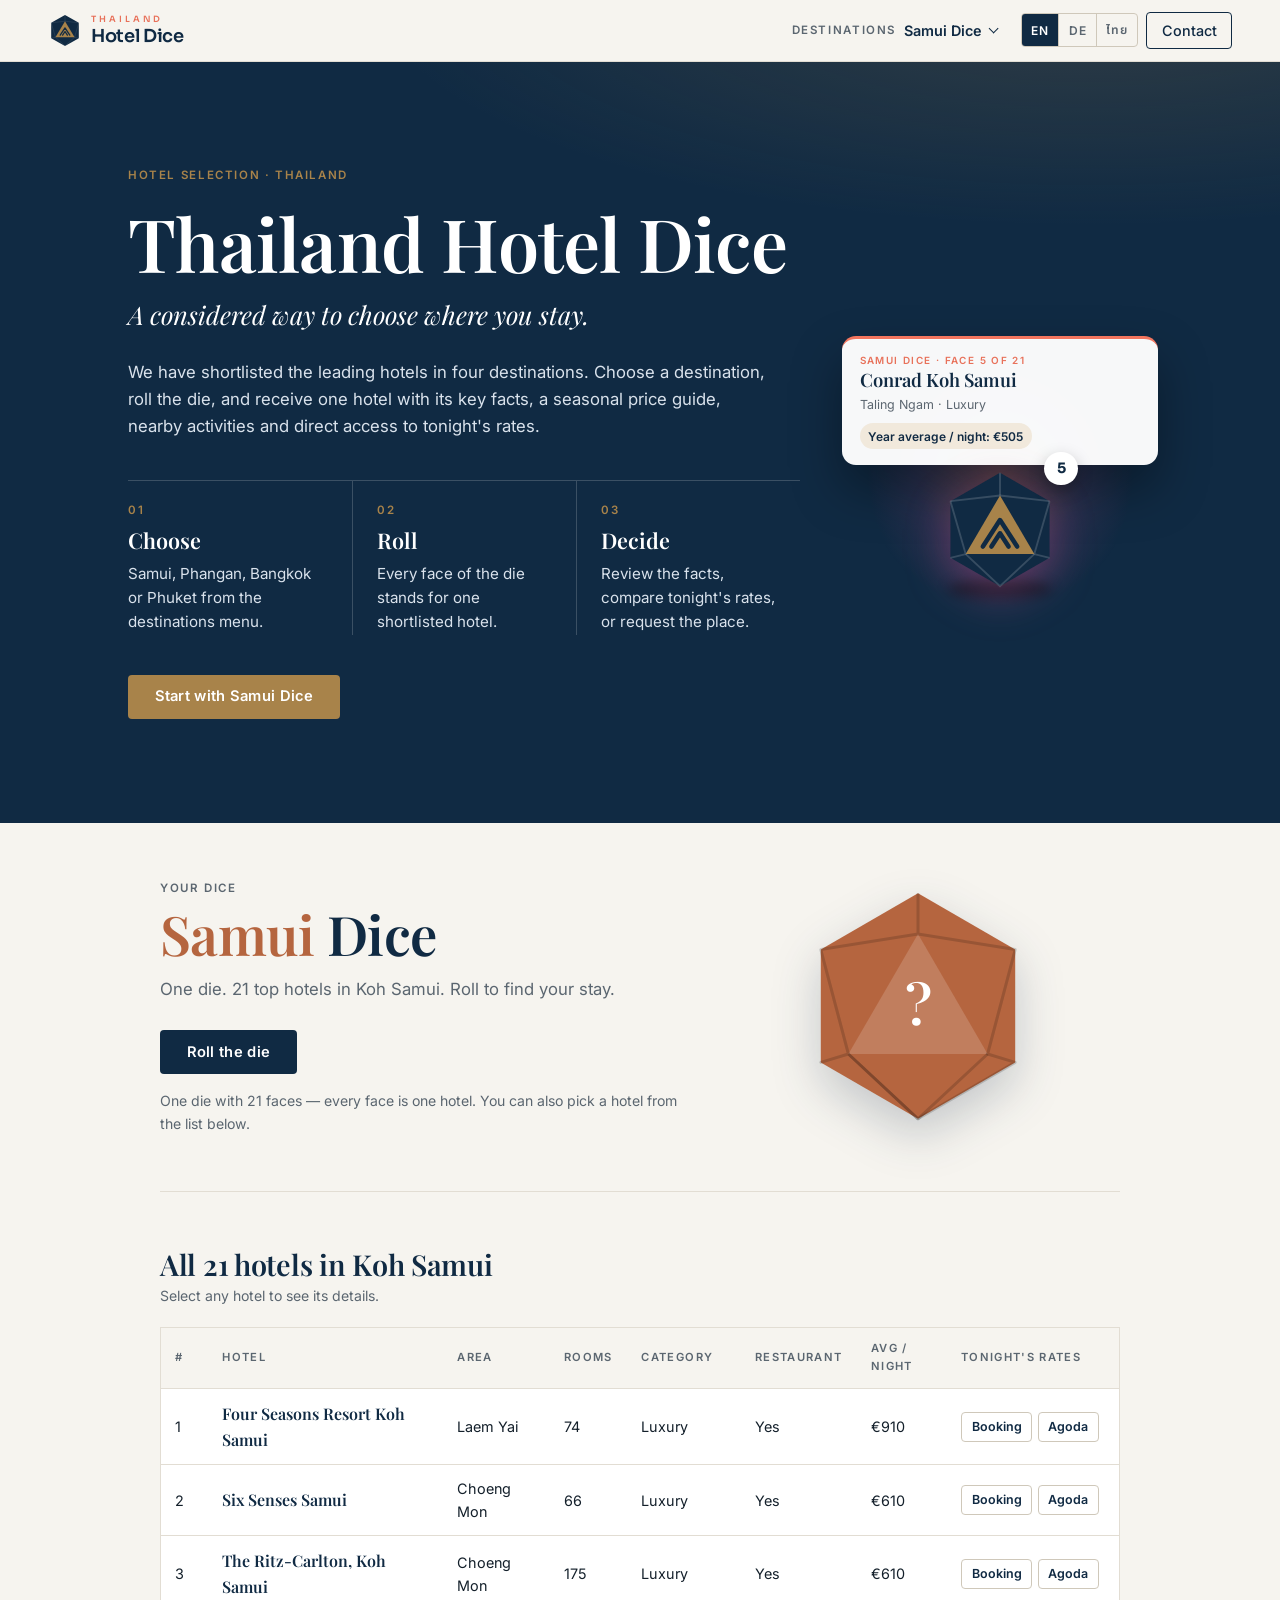
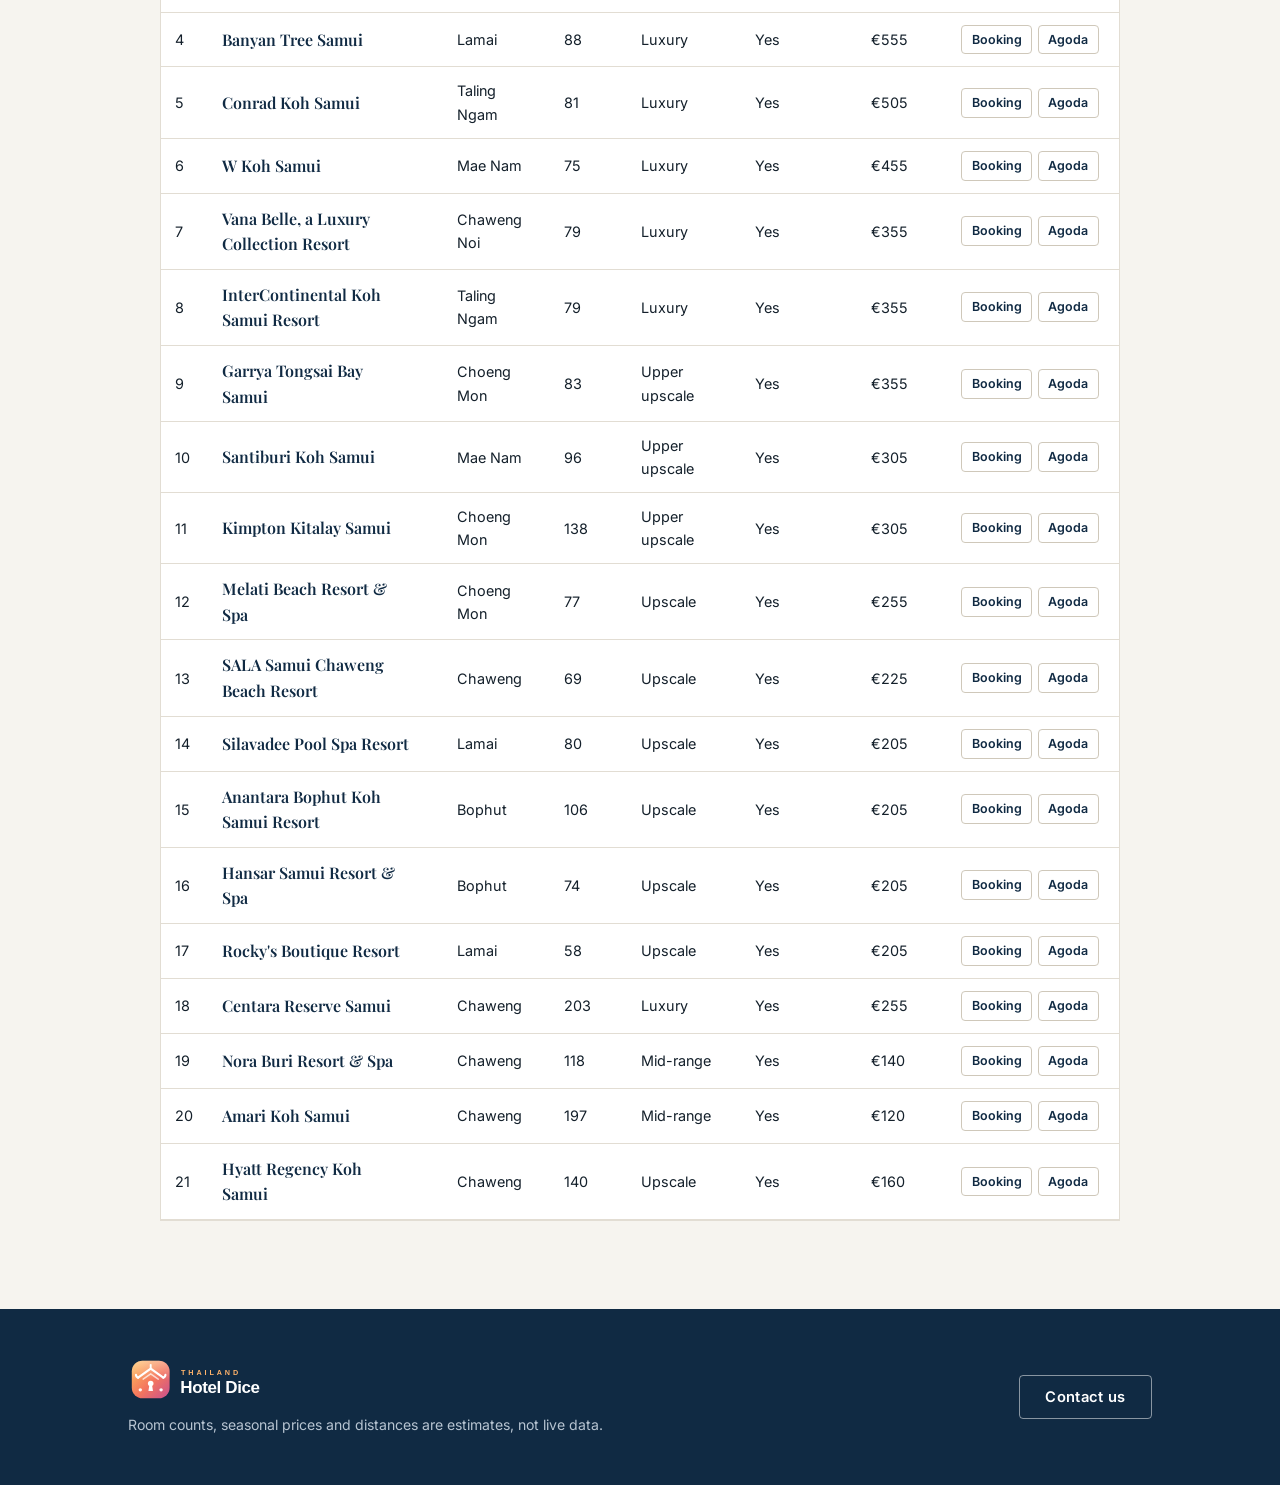
<file: index.html>
<!doctype html>
<html lang="en">
<head>
  <meta charset="utf-8">
  <meta name="viewport" content="width=device-width, initial-scale=1">
  <title>Thailand Hotel Dice</title>
  <meta name="description" content="Thailand Hotel Dice — Samui Dice, Phangan Dice, Bangkok Dice and Phuket Dice: roll one die to pick a top hotel on Koh Samui, Koh Phangan, in Bangkok or Phuket, with key facts, a monthly price guide, nearby activities and links to Booking.com and Agoda.">
  <link rel="icon" type="image/svg+xml" href="brand/logo-mark.svg">
  <link rel="preconnect" href="https://fonts.googleapis.com">
  <link rel="preconnect" href="https://fonts.gstatic.com" crossorigin>
  <link rel="stylesheet" href="https://fonts.googleapis.com/css2?family=Inter:wght@400;500;600;700&family=Sora:wght@500;600;700&family=Playfair+Display:wght@500;600;700&family=Noto+Sans+Thai:wght@400;500;600;700&family=Noto+Serif+Thai:wght@500;600;700&display=swap">
  <link rel="stylesheet" href="style.css?v=13">
</head>
<body>
  <header class="topbar">
    <a class="brand" href="#top">
      <img class="brand-mark" src="brand/logo-mark.svg" alt="" width="34" height="34">
      <span class="brand-name"><small>Thailand</small>Hotel Dice</span>
    </a>
    <nav class="nav" aria-label="Main">
      <div class="menu">
        <button class="menu-toggle" id="menuToggle" type="button" aria-expanded="false" aria-controls="destMenu">
          <span class="menu-label" data-i18n="nav.destinations">Destinations</span>
          <span class="menu-current" id="menuCurrent"></span>
          <span class="chev" aria-hidden="true"></span>
        </button>
        <ul class="menu-list" id="destMenu"></ul>
      </div>
      <div class="lang" role="group" data-i18n-aria="lang.label" aria-label="Language">
        <button type="button" data-lang="en" lang="en">EN</button>
        <button type="button" data-lang="de" lang="de">DE</button>
        <button type="button" data-lang="th" lang="th">ไทย</button>
      </div>
      <button class="nav-contact" type="button" data-request data-i18n="nav.contact">Contact</button>
    </nav>
  </header>

  <section class="hero" id="top">
    <div class="hero-inner">
      <div class="hero-copy">
      <p class="eyebrow" data-i18n="hero.eyebrow">Hotel selection · Thailand</p>
      <h1>Thailand Hotel Dice</h1>
      <p class="hero-lead" data-i18n="hero.lead">A considered way to choose where you stay.</p>
      <p class="intro" data-i18n="hero.intro"></p>
      <ol class="steps">
        <li><span class="step-no">01</span><strong data-i18n="step1.t"></strong><span data-i18n="step1.d"></span></li>
        <li><span class="step-no">02</span><strong data-i18n="step2.t"></strong><span data-i18n="step2.d"></span></li>
        <li><span class="step-no">03</span><strong data-i18n="step3.t"></strong><span data-i18n="step3.d"></span></li>
      </ol>
      <a class="btn btn-gold" href="#play" id="heroCta">Start</a>
      </div>
      <div class="hero-scene" id="heroScene" aria-hidden="true">
        <div class="scene-ring"></div>
        <div class="scene-card" id="sceneCard">
          <span class="sc-kicker" id="scKicker"></span>
          <strong class="sc-name" id="scName"></strong>
          <span class="sc-meta" id="scMeta"></span>
          <span class="sc-price" id="scPrice"></span>
        </div>
        <div class="scene-burst"><i></i><i></i><i></i><i></i><i></i><i></i><i></i><i></i></div>
        <div class="scene-shadow"></div>
        <div class="scene-die" id="sceneDie">
          <img src="brand/logo-mark.svg" alt="" width="120" height="120">
          <span class="scene-face" id="sceneFace"></span>
        </div>
      </div>
    </div>
  </section>

  <main>
    <section class="play" id="play" data-reveal>
      <div class="play-text">
        <p class="kicker" data-i18n="play.kicker">Your dice</p>
        <h2 class="dest-title"><span id="heroTitle">Samui</span> Dice</h2>
        <p class="tagline" id="tagline"></p>
        <button class="btn btn-primary" id="roll" type="button" data-i18n="play.roll">Roll the die</button>
        <p class="hint" id="hint"></p>
      </div>
      <button class="die" id="die" type="button" aria-label="Roll the die" data-i18n-aria="play.roll">
        <svg viewBox="0 0 200 200" aria-hidden="true">
          <polygon class="d-outer" points="100,6 181,53 181,147 100,194 19,147 19,53"/>
          <polygon class="d-face"  points="100,40 158,140 42,140"/>
          <polyline class="d-edge" points="100,6 100,40 181,53 158,140 181,147 100,194 100,194 42,140 19,147 42,140 19,53 100,40"/>
          <polyline class="d-edge" points="158,140 100,194 42,140"/>
          <text id="dieValue" x="100" y="116" text-anchor="middle">?</text>
        </svg>
      </button>
    </section>

    <section class="result" id="result" hidden aria-live="polite">
      <figure class="photo" id="rPhotoWrap" hidden>
        <img id="rPhoto" alt="">
      </figure>

      <div class="result-head">
        <div>
          <p class="rank" id="rRank"></p>
          <h2 id="rName"></h2>
          <p class="area" id="rArea"></p>
        </div>
        <button class="btn btn-gold" type="button" data-request="hotel" data-i18n="r.request">Request this place</button>
      </div>

      <dl class="facts">
        <div><dt data-i18n="f.rooms"></dt><dd id="rRooms"></dd></div>
        <div><dt data-i18n="f.category"></dt><dd id="rCategory"></dd></div>
        <div><dt data-i18n="f.restaurant"></dt><dd id="rRestaurant"></dd></div>
        <div><dt data-i18n="f.avg"></dt><dd id="rAvg"></dd></div>
      </dl>

      <div class="block tonight">
        <div class="tonight-head">
          <h3 data-i18n="tonight.title"></h3>
          <p id="rTonight"></p>
          <p class="est" data-i18n="tonight.est"></p>
        </div>
        <div class="deals">
          <a class="deal booking" id="rBooking" target="_blank" rel="noopener">
            <span class="deal-media"><img class="deal-photo" alt="" hidden></span>
            <span class="deal-logo" aria-label="Booking.com">Booking<span>.com</span></span>
            <span class="deal-cta" data-i18n="deal.cta"></span>
          </a>
          <a class="deal agoda" id="rAgoda" target="_blank" rel="noopener">
            <span class="deal-media"><img class="deal-photo" alt="" hidden></span>
            <span class="deal-logo" aria-label="Agoda">agoda<i></i><i></i><i></i><i></i><i></i></span>
            <span class="deal-cta" data-i18n="deal.cta"></span>
          </a>
        </div>
      </div>

      <div class="block">
        <div class="block-head">
          <h3 data-i18n="season.title"></h3>
          <p data-i18n="season.sub"></p>
        </div>
        <div class="months" id="rMonths"></div>
      </div>

      <div class="block">
        <div class="block-head"><h3 data-i18n="loc.title"></h3></div>
        <iframe class="map" id="rMap" title="Satellite map of the hotel" loading="lazy" referrerpolicy="no-referrer-when-downgrade"></iframe>
      </div>

      <div class="block nearby" id="nearby" hidden>
        <div class="block-head">
          <div>
            <h3 data-i18n="nb.title"></h3>
            <p data-i18n="nb.sub"></p>
          </div>
          <div class="nb-nav">
            <button type="button" class="nb-btn" id="nbPrev" aria-label="Previous activity" data-i18n-aria="nb.prev">←</button>
            <button type="button" class="nb-btn" id="nbNext" aria-label="Next activity" data-i18n-aria="nb.next">→</button>
          </div>
        </div>
        <div class="nb-viewport" id="nbViewport" tabindex="0" aria-roledescription="carousel" aria-label="Nearby activities">
          <div class="nb-track" id="nbTrack"></div>
        </div>
        <div class="nb-dots" id="nbDots" aria-hidden="true"></div>
      </div>

      <div class="result-cta">
        <p data-i18n="cta.text"></p>
        <button class="btn btn-gold" type="button" data-request="hotel" data-i18n="r.request">Request this place</button>
      </div>

      <p class="note" data-i18n="note"></p>
    </section>

    <section class="list" data-reveal>
      <div class="block-head">
        <div>
          <h2 id="listTitle">All hotels</h2>
          <p data-i18n="list.hint"></p>
        </div>
      </div>
      <div class="table-wrap">
        <table>
          <thead><tr><th data-i18n="th.no"></th><th data-i18n="th.hotel"></th><th data-i18n="th.area"></th><th data-i18n="th.rooms"></th><th data-i18n="th.category"></th><th data-i18n="th.restaurant"></th><th data-i18n="th.avg"></th><th data-i18n="th.rates"></th></tr></thead>
          <tbody id="hotelTable"></tbody>
        </table>
      </div>
    </section>
  </main>

  <footer class="footer">
    <div class="footer-inner">
      <div>
        <img class="footer-logo" src="brand/logo-light.svg" alt="Thailand Hotel Dice" width="220" height="44">
        <p data-i18n="footer.note"></p>
      </div>
      <button class="btn btn-outline-light" type="button" data-request data-i18n="footer.contact">Contact us</button>
    </div>
  </footer>

  <dialog class="modal" id="requestDialog" aria-labelledby="reqTitle">
    <form class="req-form" id="requestForm" novalidate>
      <button class="modal-close" type="button" id="reqClose" aria-label="Close" data-i18n-aria="req.close">×</button>
      <p class="eyebrow dark" id="reqEyebrow">Request this place</p>
      <h2 id="reqTitle">Hotel name</h2>
      <p class="req-lead" data-i18n="req.lead"></p>

      <div class="req-body" id="reqBody">
        <label class="field">
          <span><span data-i18n="req.name"></span> <em data-i18n="req.required"></em></span>
          <input type="text" name="name" autocomplete="name" required>
        </label>
        <label class="field">
          <span><span data-i18n="req.email"></span> <em data-i18n="req.required"></em></span>
          <input type="email" name="email" autocomplete="email" required>
        </label>
        <label class="field">
          <span><span data-i18n="req.confirm"></span> <em data-i18n="req.required"></em></span>
          <input type="email" name="email_confirm" autocomplete="off" required>
        </label>

        <fieldset class="field ages">
          <legend><span data-i18n="req.age"></span> <em data-i18n="req.optional"></em></legend>
          <label><input type="radio" name="age_group" value="18–22"><span>18–22</span></label>
          <label><input type="radio" name="age_group" value="23–27"><span>23–27</span></label>
          <label><input type="radio" name="age_group" value="28–45"><span>28–45</span></label>
          <label><input type="radio" name="age_group" value="46+"><span>46+</span></label>
        </fieldset>

        <label class="consent">
          <input type="checkbox" name="consent" required>
          <span data-i18n="req.consent"></span>
        </label>

        <input type="text" name="company" class="hp" tabindex="-1" autocomplete="off" aria-hidden="true">
        <input type="hidden" name="hotel">
        <input type="hidden" name="destination">

        <p class="form-error" id="reqError" role="alert" hidden></p>
        <button class="btn btn-primary btn-block" type="submit" id="reqSubmit" data-i18n="req.send"></button>
        <p class="demo-note" id="reqDemo" hidden data-i18n="req.demo"></p>
      </div>

      <div class="req-done" id="reqDone" hidden>
        <p class="done-mark" aria-hidden="true">✓</p>
        <p data-i18n-html="req.done"></p>
        <button class="btn btn-outline" type="button" id="reqDoneClose" data-i18n="req.close"></button>
      </div>
    </form>
  </dialog>

  <script src="data/samui.js?v=13"></script>
  <script src="data/phangan.js?v=13"></script>
  <script src="data/bangkok.js?v=13"></script>
  <script src="data/phuket.js?v=13"></script>
  <script src="data/activities-samui.js?v=13"></script>
  <script src="data/activities-phangan.js?v=13"></script>
  <script src="data/activities-bangkok.js?v=13"></script>
  <script src="data/activities-phuket.js?v=13"></script>
  <script src="data/activities-i18n.js?v=13"></script>
  <script src="i18n.js?v=13"></script>
  <script src="script.js?v=13"></script>
</body>
</html>
</file>
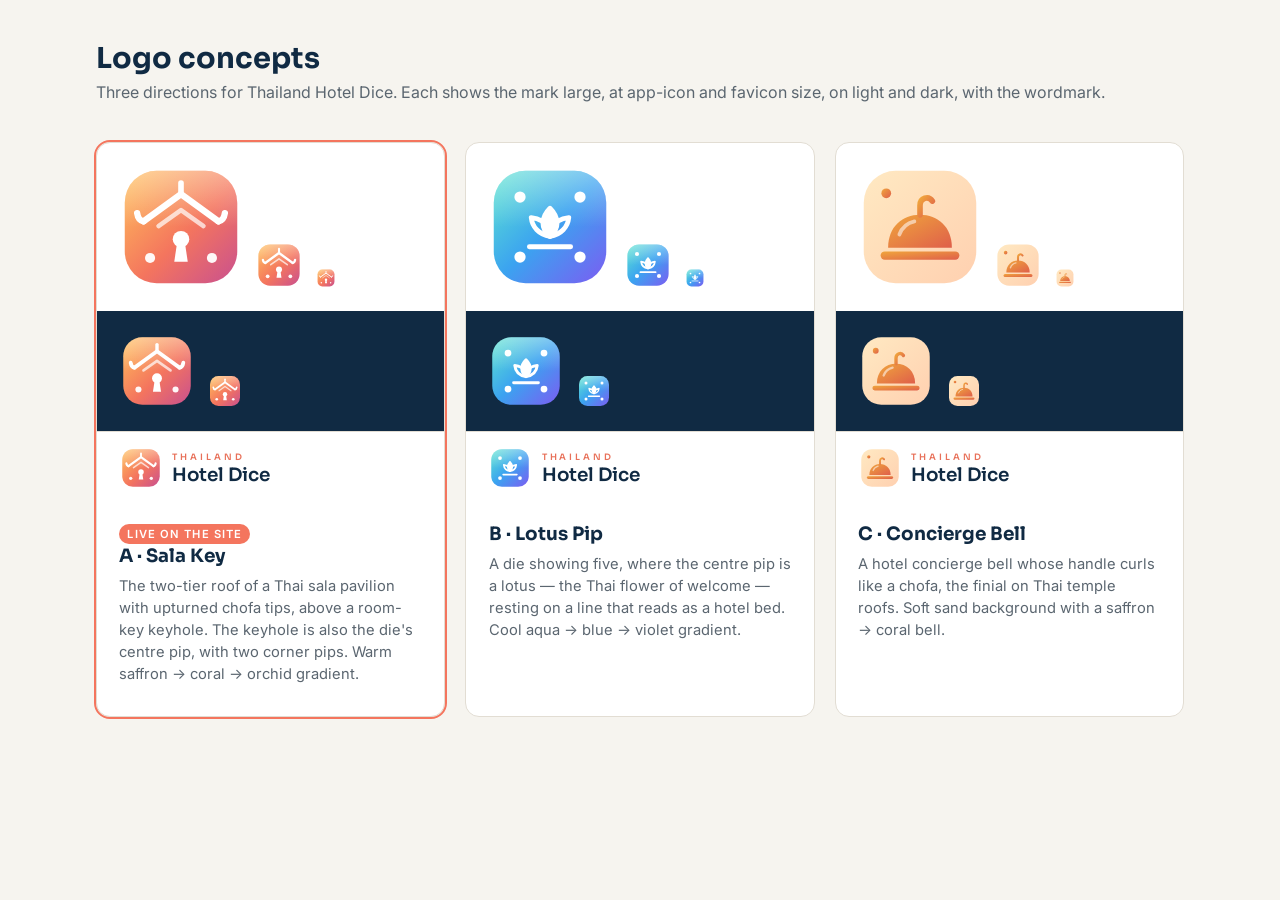
<file: brand/concepts/index.html>
<!doctype html>
<html lang="en">
<head>
  <meta charset="utf-8">
  <meta name="viewport" content="width=device-width, initial-scale=1">
  <title>Logo concepts · Thailand Hotel Dice</title>
  <link rel="stylesheet" href="https://fonts.googleapis.com/css2?family=Inter:wght@400;600&family=Sora:wght@600&display=swap">
  <style>
    :root { --ink: #102a43; --muted: #5b6670; --paper: #f6f4ef; --line: #e2ddd3; }
    * { box-sizing: border-box; }
    body { margin: 0; font-family: Inter, system-ui, sans-serif; color: var(--ink); background: var(--paper); }
    header { padding: 2.5rem 1rem 1rem; max-width: 70rem; margin: 0 auto; }
    h1 { font-family: Sora, Inter, sans-serif; font-size: 1.8rem; margin: 0 0 .4rem; }
    header p { margin: 0; color: var(--muted); }
    .grid { display: grid; grid-template-columns: repeat(auto-fit, minmax(18rem, 1fr)); gap: 1.25rem; max-width: 70rem; margin: 1.5rem auto 3rem; padding: 0 1rem; }
    .card { background: #fff; border: 1px solid var(--line); border-radius: 14px; overflow: hidden; }
    .card.pick { outline: 2px solid #f4755e; }
    .stage { display: flex; align-items: end; gap: 1rem; padding: 1.5rem; }
    .stage.dark { background: #102a43; }
    .body { padding: 1.1rem 1.4rem 1.4rem; }
    .body h2 { font-family: Sora, Inter, sans-serif; font-size: 1.15rem; margin: 0 0 .5rem; }
    .body p { margin: 0 0 .5rem; font-size: .92rem; color: var(--muted); line-height: 1.5; }
    .tag { display: inline-block; font-size: .7rem; font-weight: 600; letter-spacing: .1em; text-transform: uppercase; color: #fff; background: #f4755e; padding: .2rem .5rem; border-radius: 99px; }
    .lockup { display: flex; align-items: center; gap: .7rem; padding: 1rem 1.5rem; border-top: 1px solid var(--line); }
    .lockup span { display: flex; flex-direction: column; font-family: Sora, sans-serif; font-weight: 600; font-size: 1.15rem; line-height: 1.05; }
    .lockup small { font-size: .55rem; letter-spacing: .34em; color: #e8715a; margin-bottom: .2rem; }
  </style>
</head>
<body>
  <header>
    <h1>Logo concepts</h1>
    <p>Three directions for Thailand Hotel Dice. Each shows the mark large, at app-icon and favicon size, on light and dark, with the wordmark.</p>
  </header>
  <div class="grid" id="grid"></div>
  <script>
    const concepts = [
      { f: 'a-sala-key.svg', name: 'A · Sala Key', pick: true,
        text: 'The two-tier roof of a Thai sala pavilion with upturned chofa tips, above a room-key keyhole. The keyhole is also the die\'s centre pip, with two corner pips. Warm saffron → coral → orchid gradient.' },
      { f: 'b-lotus-die.svg', name: 'B · Lotus Pip',
        text: 'A die showing five, where the centre pip is a lotus — the Thai flower of welcome — resting on a line that reads as a hotel bed. Cool aqua → blue → violet gradient.' },
      { f: 'c-bell-chofa.svg', name: 'C · Concierge Bell',
        text: 'A hotel concierge bell whose handle curls like a chofa, the finial on Thai temple roofs. Soft sand background with a saffron → coral bell.' },
    ];
    document.getElementById('grid').innerHTML = concepts.map((c) => `
      <article class="card${c.pick ? ' pick' : ''}">
        <div class="stage"><img src="${c.f}" width="120" alt=""><img src="${c.f}" width="44" alt=""><img src="${c.f}" width="18" alt=""></div>
        <div class="stage dark"><img src="${c.f}" width="72" alt=""><img src="${c.f}" width="32" alt=""></div>
        <div class="lockup"><img src="${c.f}" width="40" alt=""><span><small>THAILAND</small>Hotel Dice</span></div>
        <div class="body">
          ${c.pick ? '<span class="tag">Live on the site</span>' : ''}
          <h2>${c.name}</h2><p>${c.text}</p>
        </div>
      </article>`).join('');
  </script>
</body>
</html>
</file>
<file: style.css>
/* Thailand Hotel Dice — consultancy-style design system */

:root {
  --navy: #102a43;
  --navy-2: #1c3a57;
  --ink: #14202b;
  --muted: #5b6670;
  --paper: #f6f4ef;
  --surface: #ffffff;
  --line: #e2ddd3;
  --line-strong: #cfc8ba;
  --gold: #a8834a;
  --gold-soft: #f1e9dc;
  --accent: #b5653f;           /* set per destination */
  --radius: 4px;

  --serif: "Playfair Display", "Noto Serif Thai", Georgia, "Times New Roman", serif;
  --sans: "Inter", "Noto Sans Thai", system-ui, -apple-system, "Segoe UI", Roboto, sans-serif;
}

/* Thai needs a little more line height and no letter-spacing on caps labels. */
html[lang="th"] body { line-height: 1.75; }
html[lang="th"] .eyebrow, html[lang="th"] .kicker, html[lang="th"] .rank, html[lang="th"] .facts dt,
html[lang="th"] .menu-label, html[lang="th"] .nb-type, html[lang="th"] .list th { letter-spacing: .02em; }

* { box-sizing: border-box; }
html { scroll-behavior: smooth; }

body {
  margin: 0;
  font-family: var(--sans);
  font-size: 16px;
  line-height: 1.6;
  color: var(--ink);
  background: var(--paper);
  -webkit-font-smoothing: antialiased;
}

h1, h2, h3 { font-family: var(--serif); font-weight: 600; line-height: 1.15; margin: 0 0 .5rem; color: var(--navy); letter-spacing: -.01em; }
h3 { font-size: 1.3rem; }
a { color: inherit; }

.eyebrow, .kicker, .rank, .facts dt, .step-no, .menu-label {
  font-family: var(--sans);
  font-size: .72rem;
  font-weight: 600;
  letter-spacing: .14em;
  text-transform: uppercase;
}

/* ---------- Buttons ---------- */
.btn {
  display: inline-flex;
  align-items: center;
  justify-content: center;
  gap: .5rem;
  padding: .85rem 1.6rem;
  border: 1px solid transparent;
  border-radius: var(--radius);
  font: 600 .92rem/1 var(--sans);
  letter-spacing: .02em;
  text-decoration: none;
  cursor: pointer;
  transition: background .15s ease, color .15s ease, border-color .15s ease;
}
.btn-primary { color: #fff; background: var(--navy); }
.btn-primary:hover { background: var(--navy-2); }
.btn-primary:disabled { opacity: .6; cursor: wait; }
.btn-gold { color: #fff; background: var(--gold); }
.btn-gold:hover { background: #93713d; }
.btn-outline { color: var(--navy); background: transparent; border-color: var(--navy); }
.btn-outline:hover { background: var(--navy); color: #fff; }
.btn-outline-light { color: #fff; background: transparent; border-color: rgba(255, 255, 255, .5); }
.btn-outline-light:hover { background: #fff; color: var(--navy); }
.btn-block { width: 100%; }

/* ---------- Top bar & menu ---------- */
.topbar {
  position: sticky;
  top: 0;
  z-index: 30;
  display: flex;
  align-items: center;
  justify-content: space-between;
  gap: 1rem;
  padding: .75rem clamp(1rem, 4vw, 3rem);
  background: rgba(246, 244, 239, .96);
  backdrop-filter: blur(6px);
  border-bottom: 1px solid var(--line);
}
.brand { display: flex; align-items: center; gap: .6rem; text-decoration: none; color: var(--navy); }
.brand-mark { display: block; width: 2.1rem; height: 2.1rem; }
.brand-name { display: flex; flex-direction: column; font-family: "Sora", var(--sans); font-size: 1.12rem; font-weight: 600; letter-spacing: -.02em; line-height: 1.05; white-space: nowrap; }
.brand-name small { font-family: "Sora", var(--sans); font-size: .54rem; font-weight: 600; letter-spacing: .34em; text-transform: uppercase; color: #e8715a; margin-bottom: .2rem; }

.nav { display: flex; align-items: center; gap: .5rem; }
.menu { position: relative; }
.menu-toggle, .nav-contact {
  display: flex;
  align-items: center;
  gap: .5rem;
  padding: .55rem .9rem;
  border: 1px solid transparent;
  border-radius: var(--radius);
  font: 500 .9rem var(--sans);
  color: var(--navy);
  background: transparent;
  white-space: nowrap;
  cursor: pointer;
}
.menu-toggle:hover, .nav-contact:hover { border-color: var(--line-strong); }
.nav-contact { border-color: var(--navy); }
.nav-contact:hover { background: var(--navy); color: #fff; }
.menu-label { color: var(--muted); }
.lang { display: flex; border: 1px solid var(--line-strong); border-radius: var(--radius); overflow: hidden; }
.lang button { padding: .45rem .6rem; border: 0; font: 600 .75rem var(--sans); letter-spacing: .06em; color: var(--muted); background: transparent; cursor: pointer; }
.lang button + button { border-left: 1px solid var(--line-strong); }
.lang button[aria-pressed="true"] { color: #fff; background: var(--navy); }
.menu-current { font-weight: 600; }
.chev { width: .45rem; height: .45rem; border-right: 1.5px solid currentColor; border-bottom: 1.5px solid currentColor; transform: translateY(-2px) rotate(45deg); transition: transform .15s ease; }
.menu-toggle[aria-expanded="true"] .chev { transform: translateY(1px) rotate(-135deg); }
.menu-list {
  display: none;
  position: absolute;
  right: 0;
  top: calc(100% + .5rem);
  min-width: 17rem;
  margin: 0;
  padding: .35rem;
  list-style: none;
  border: 1px solid var(--line);
  border-radius: var(--radius);
  background: var(--surface);
  box-shadow: 0 18px 40px rgba(16, 42, 67, .14);
}
.menu.open .menu-list { display: block; }
.menu-list a {
  display: flex;
  align-items: center;
  gap: .8rem;
  padding: .65rem .75rem;
  border-left: 3px solid transparent;
  text-decoration: none;
}
.menu-list a:hover { background: var(--paper); }
.menu-list a[aria-current="true"] { border-left-color: var(--c); background: var(--paper); }
.menu-list .hex {
  display: grid;
  place-items: center;
  flex: none;
  width: 1.9rem; height: 1.9rem;
  clip-path: polygon(50% 0, 100% 25%, 100% 75%, 50% 100%, 0 75%, 0 25%);
  font-size: .72rem;
  font-weight: 700;
  color: #fff;
  background: var(--c);
}
.m-name { display: block; font-family: var(--serif); font-size: 1.05rem; font-weight: 600; color: var(--navy); }
.m-sub { display: block; font-size: .8rem; color: var(--muted); }

/* ---------- Hero ---------- */
.hero {
  padding: clamp(3.5rem, 9vw, 6.5rem) clamp(1rem, 4vw, 3rem);
  color: #d9e2ec;
  background:
    radial-gradient(1200px 400px at 85% -10%, rgba(168, 131, 74, .22), transparent 60%),
    var(--navy);
  scroll-margin-top: 4rem;
}
.hero-inner { max-width: 64rem; margin: 0 auto; display: grid; grid-template-columns: 1fr auto; gap: 3rem; align-items: center; }
/* ---------- Hero explainer scene: die tumbles in, a hotel rises out ---------- */
.hero-scene {
  --loop: 6.4s;
  position: relative;
  width: clamp(15rem, 26vw, 19rem);
  aspect-ratio: 4 / 5;
}
.scene-ring {
  position: absolute;
  left: 50%; bottom: 4%;
  width: 92%; aspect-ratio: 1;
  transform: translateX(-50%);
  border-radius: 50%;
  background: radial-gradient(circle, rgba(244, 117, 94, .32) 0%, rgba(201, 80, 143, .12) 42%, rgba(201, 80, 143, 0) 68%);
  animation: ring var(--loop) ease-in-out infinite;
}
.scene-shadow {
  position: absolute;
  left: 50%; bottom: 9%;
  width: 34%; height: 5%;
  transform: translateX(-50%);
  border-radius: 50%;
  background: rgba(0, 0, 0, .45);
  filter: blur(6px);
  animation: shadow var(--loop) cubic-bezier(.3, .1, .3, 1) infinite;
}
.scene-die {
  position: absolute;
  left: 50%; bottom: 11%;
  width: 40%; aspect-ratio: 1;
  margin-left: -20%;
  transform-origin: 50% 90%;
  animation: tumble var(--loop) cubic-bezier(.3, .1, .3, 1) infinite;
}
.scene-die img { display: block; width: 100%; height: auto; filter: drop-shadow(0 14px 22px rgba(201, 80, 143, .4)); }
.scene-face {
  position: absolute;
  right: -14%; top: -14%;
  display: grid;
  place-items: center;
  min-width: 2.1rem; height: 2.1rem;
  padding: 0 .45rem;
  border-radius: 999px;
  font: 700 .9rem "Sora", var(--sans);
  color: var(--navy);
  background: #fff;
  box-shadow: 0 6px 16px rgba(0, 0, 0, .25);
  animation: face var(--loop) ease-out infinite;
}
.scene-card {
  position: absolute;
  left: 50%; bottom: 44%;
  width: 104%;
  margin-left: -52%;
  display: flex;
  flex-direction: column;
  gap: .2rem;
  padding: .95rem 1.1rem 1rem;
  border-radius: 14px;
  color: var(--ink);
  background: rgba(255, 255, 255, .97);
  box-shadow: 0 24px 50px rgba(0, 0, 0, .35);
  border-top: 3px solid #f4755e;
  transform-origin: 50% 100%;
  animation: rise var(--loop) cubic-bezier(.2, .9, .3, 1.2) infinite;
}
.sc-kicker { font: 600 .62rem var(--sans); letter-spacing: .14em; text-transform: uppercase; color: #e8715a; }
.sc-name { font-family: var(--serif); font-size: 1.15rem; font-weight: 600; line-height: 1.2; color: var(--navy); }
.sc-meta { font-size: .78rem; color: var(--muted); }
.sc-price { align-self: flex-start; margin-top: .35rem; padding: .2rem .55rem; border-radius: 999px; font-size: .75rem; font-weight: 600; color: var(--navy); background: var(--gold-soft); }
.scene-burst { position: absolute; left: 50%; bottom: 30%; width: 0; height: 0; }
.scene-burst i {
  position: absolute;
  width: .5rem; height: .5rem;
  margin: -.25rem;
  border-radius: 50%;
  background: #ffc15a;
  animation: burst var(--loop) ease-out infinite;
}
.scene-burst i:nth-child(2n) { background: #f4755e; width: .35rem; height: .35rem; }
.scene-burst i:nth-child(3n) { background: #fff; }
.scene-burst i:nth-child(1) { --a: 0deg; } .scene-burst i:nth-child(2) { --a: 45deg; }
.scene-burst i:nth-child(3) { --a: 90deg; } .scene-burst i:nth-child(4) { --a: 135deg; }
.scene-burst i:nth-child(5) { --a: 180deg; } .scene-burst i:nth-child(6) { --a: 225deg; }
.scene-burst i:nth-child(7) { --a: 270deg; } .scene-burst i:nth-child(8) { --a: 315deg; }

@keyframes tumble {
  0%   { transform: translateY(-260%) rotate(-260deg) scale(.8); opacity: 0; }
  6%   { opacity: 1; }
  20%  { transform: translateY(0) rotate(-24deg) scale(1.08, .9); }
  26%  { transform: translateY(-38%) rotate(8deg) scale(.98, 1.03); }
  32%  { transform: translateY(0) rotate(-4deg) scale(1.04, .95); }
  36%  { transform: translateY(-8%) rotate(0) scale(1); }
  40%  { transform: translateY(0) rotate(0) scale(1); }
  84%  { transform: translateY(0) rotate(0) scale(1); opacity: 1; }
  94%, 100% { transform: translateY(6%) scale(.9); opacity: 0; }
}
@keyframes shadow {
  0%, 6%  { transform: translateX(-50%) scale(.2); opacity: 0; }
  20%     { transform: translateX(-50%) scale(1.15); opacity: .9; }
  26%     { transform: translateX(-50%) scale(.7); opacity: .5; }
  32%, 84% { transform: translateX(-50%) scale(1); opacity: .8; }
  94%, 100% { transform: translateX(-50%) scale(.6); opacity: 0; }
}
@keyframes face {
  0%, 36% { transform: scale(0); }
  42%     { transform: scale(1.2); }
  46%, 84% { transform: scale(1); }
  94%, 100% { transform: scale(0); }
}
@keyframes rise {
  0%, 40% { transform: translateY(60%) scale(.2); opacity: 0; }
  52%     { transform: translateY(-4%) scale(1.02); opacity: 1; }
  58%, 84% { transform: translateY(0) scale(1); opacity: 1; }
  94%, 100% { transform: translateY(-14%) scale(.96); opacity: 0; }
}
@keyframes burst {
  0%, 40% { transform: rotate(var(--a)) translateX(0) scale(0); opacity: 0; }
  42%     { opacity: 1; transform: rotate(var(--a)) translateX(1.2rem) scale(1); }
  56%, 100% { opacity: 0; transform: rotate(var(--a)) translateX(5.5rem) scale(.4); }
}
@keyframes ring {
  0%, 36% { transform: translateX(-50%) scale(.85); opacity: .5; }
  48%, 84% { transform: translateX(-50%) scale(1); opacity: 1; }
  100% { transform: translateX(-50%) scale(.85); opacity: .5; }
}

@media (prefers-reduced-motion: reduce) {
  .scene-die, .scene-shadow, .scene-face, .scene-card, .scene-burst i, .scene-ring { animation: none; }
  .scene-burst { display: none; }
}
.eyebrow { margin: 0 0 1rem; color: var(--gold); }
.eyebrow.dark { color: var(--gold); margin-bottom: .4rem; }
.hero h1 { color: #fff; font-size: clamp(2.6rem, 7vw, 4.6rem); font-weight: 600; margin-bottom: .6rem; }
.hero-lead { margin: 0 0 1.5rem; font-family: var(--serif); font-size: clamp(1.25rem, 2.6vw, 1.6rem); font-style: italic; color: #fff; }
.intro { max-width: 40rem; margin: 0 0 2.5rem; font-size: 1.05rem; }
.steps {
  display: grid;
  grid-template-columns: repeat(3, 1fr);
  gap: 0;
  margin: 0 0 2.5rem;
  padding: 0;
  list-style: none;
  border-top: 1px solid rgba(255, 255, 255, .18);
}
.steps li { display: flex; flex-direction: column; gap: .25rem; padding: 1.25rem 1.5rem 0 0; }
.steps li + li { padding-left: 1.5rem; border-left: 1px solid rgba(255, 255, 255, .18); }
.step-no { color: var(--gold); }
.steps strong { font-family: var(--serif); font-size: 1.35rem; font-weight: 600; color: #fff; }
.steps span:last-child { font-size: .95rem; }

/* ---------- Layout ---------- */
main { max-width: 64rem; margin: 0 auto; padding: 0 clamp(1rem, 4vw, 2rem); }
section { padding: 3.5rem 0; }

/* ---------- Play ---------- */
.play {
  display: grid;
  grid-template-columns: 1.3fr 1fr;
  align-items: center;
  gap: 2rem;
  border-bottom: 1px solid var(--line);
  scroll-margin-top: 4rem;
}
.kicker { margin: 0 0 .4rem; color: var(--muted); }
.dest-title { font-size: clamp(2.2rem, 6vw, 3.4rem); margin-bottom: .6rem; }
.dest-title span { color: var(--accent); }
.tagline { max-width: 30rem; margin: 0 0 1.75rem; color: var(--muted); font-size: 1.05rem; }
.hint { margin: 1rem 0 0; font-size: .88rem; color: var(--muted); }

.die {
  justify-self: center;
  width: min(15rem, 70vw);
  aspect-ratio: 1;
  padding: 0;
  border: 0;
  background: none;
  cursor: pointer;
  filter: drop-shadow(0 18px 24px rgba(16, 42, 67, .22));
}
.die svg { width: 100%; height: 100%; }
.d-outer { fill: var(--accent); }
.d-face  { fill: #fff; opacity: .16; }
.d-edge  { fill: none; stroke: rgba(0, 0, 0, .16); stroke-width: 2.5; stroke-linejoin: round; }
.die text { fill: #fff; font-family: var(--serif); font-size: 46px; font-weight: 600; }
.die.rolling { animation: spin .84s cubic-bezier(.4, .1, .3, 1); }
@keyframes spin {
  0%   { transform: rotate(0) scale(1); }
  50%  { transform: rotate(360deg) scale(.88); }
  100% { transform: rotate(720deg) scale(1); }
}

/* ---------- Result ---------- */
.result {
  margin-top: 2.5rem;
  padding: 0;
  background: var(--surface);
  border: 1px solid var(--line);
  border-top: 3px solid var(--accent);
  scroll-margin-top: 5rem;
}
.result > * { padding-left: clamp(1.25rem, 4vw, 2.5rem); padding-right: clamp(1.25rem, 4vw, 2.5rem); }
.photo { margin: 0; padding: 0 !important; }
.photo img { display: block; width: 100%; aspect-ratio: 21 / 9; object-fit: cover; }
.result-head {
  display: flex;
  align-items: flex-end;
  justify-content: space-between;
  gap: 1.5rem;
  flex-wrap: wrap;
  padding-top: 2rem;
  padding-bottom: 1.5rem;
}
.rank { margin: 0 0 .5rem; color: var(--accent); }
.result-head h2 { font-size: clamp(1.8rem, 4.5vw, 2.6rem); margin-bottom: .3rem; }
.area { margin: 0; color: var(--muted); }

.facts {
  display: grid;
  grid-template-columns: repeat(4, 1fr);
  margin: 0;
  padding-top: 0 !important;
  padding-bottom: 0 !important;
  border-top: 1px solid var(--line);
  border-bottom: 1px solid var(--line);
}
.facts div { padding: 1.25rem 1rem 1.25rem 0; }
.facts div + div { padding-left: 1.25rem; border-left: 1px solid var(--line); }
.facts dt { color: var(--muted); }
.facts dd { margin: .35rem 0 0; font-family: var(--serif); font-size: 1.5rem; font-weight: 600; color: var(--navy); }

.block { padding-top: 2rem; padding-bottom: 2rem; border-bottom: 1px solid var(--line); }
.block-head { display: flex; align-items: flex-end; justify-content: space-between; gap: 1rem; margin-bottom: 1.25rem; }
.block-head h3, .block-head h2 { margin: 0; }
.block-head p { margin: .2rem 0 0; font-size: .88rem; color: var(--muted); }

.tonight { display: grid; grid-template-columns: 1fr 1.3fr; gap: 2rem; align-items: center; }
.tonight-head h3 { margin-bottom: .3rem; }
.tonight-head p { margin: .2rem 0 0; color: var(--muted); font-size: .92rem; }
.deals { display: grid; grid-template-columns: 1fr 1fr; gap: .75rem; }
.deal {
  display: flex;
  flex-direction: column;
  overflow: hidden;
  border: 1px solid var(--line);
  border-radius: var(--radius);
  text-decoration: none;
  background: var(--surface);
  transition: border-color .15s ease, box-shadow .15s ease;
}
.deal:hover { border-color: var(--navy); box-shadow: 0 8px 22px rgba(16, 42, 67, .1); }
.deal-media { display: none; }
.deal.has-photo .deal-media { display: block; }
.deal-photo { display: block; width: 100%; aspect-ratio: 16 / 9; object-fit: cover; }
.deal-logo {
  display: flex;
  align-items: flex-end;
  justify-content: center;
  gap: .12rem;
  padding: 1.1rem .75rem .3rem;
  font: 800 1.45rem/1.1 system-ui, -apple-system, "Segoe UI", sans-serif;
  letter-spacing: -.02em;
}
.deal.has-photo .deal-logo { padding-top: .6rem; font-size: 1.15rem; }
.deal-cta { padding: 0 .75rem 1rem; font-size: .8rem; text-align: center; color: var(--muted); }
.deal.booking .deal-logo { color: #003580; }
.deal.booking .deal-logo span { color: #0071c2; }
.deal.agoda .deal-logo { color: #2a2a2e; }
.deal.agoda .deal-logo i { display: inline-block; width: .38rem; height: .38rem; margin-bottom: .3rem; border-radius: 50%; }
.deal.agoda .deal-logo i:nth-of-type(1) { margin-left: .2rem; background: #ee3a3e; }
.deal.agoda .deal-logo i:nth-of-type(2) { background: #f99f1c; }
.deal.agoda .deal-logo i:nth-of-type(3) { background: #7dc242; }
.deal.agoda .deal-logo i:nth-of-type(4) { background: #20a4dd; }
.deal.agoda .deal-logo i:nth-of-type(5) { background: #8c4fa0; }

.months {
  display: grid;
  grid-template-columns: repeat(12, 1fr);
  gap: .5rem;
  align-items: end;
}
.month {
  display: flex;
  flex-direction: column;
  justify-content: flex-end;
  align-items: center;
  height: 10rem;
  font-size: .78rem;
}
.month .bar { order: 1; width: 100%; max-width: 2rem; background: var(--navy); opacity: .85; }
.month.now .bar { background: var(--gold); opacity: 1; }
.month strong { order: 0; margin-bottom: .25rem; font-weight: 600; color: var(--navy); font-size: .75rem; }
.month span:last-child { order: 2; margin-top: .35rem; color: var(--muted); text-transform: uppercase; letter-spacing: .06em; font-size: .7rem; }
.month.now span:last-child { color: var(--gold); font-weight: 700; }

.map { display: block; width: 100%; height: 20rem; border: 0; background: var(--paper); }

/* Nearby carousel */
.nb-nav { display: flex; gap: .4rem; }
.nb-btn {
  width: 2.2rem; height: 2.2rem;
  border: 1px solid var(--line-strong);
  border-radius: 50%;
  font-size: 1rem;
  color: var(--navy);
  background: var(--surface);
  cursor: pointer;
}
.nb-btn:hover { background: var(--navy); color: #fff; border-color: var(--navy); }
.nb-viewport { overflow: hidden; touch-action: pan-y; outline: none; cursor: grab; }
.nb-viewport:active { cursor: grabbing; }
.nb-track { display: flex; will-change: transform; user-select: none; }
.nb-track.animate { transition: transform .45s cubic-bezier(.3, .1, .2, 1); }
.nb-card {
  flex: none;
  display: flex;
  flex-direction: column;
  overflow: hidden;
  border: 1px solid var(--line);
  background: var(--paper);
}
.nb-media {
  position: relative;
  aspect-ratio: 16 / 10;
  overflow: hidden;
  border-bottom: 2px solid var(--accent);
  background: linear-gradient(135deg, var(--navy) 0%, var(--navy-2) 100%);
}
.nb-ph {
  position: absolute;
  inset: 0;
  display: grid;
  place-items: center;
  font-family: var(--serif);
  font-size: 2rem;
  color: rgba(255, 255, 255, .28);
}
.nb-media img {
  position: absolute;
  inset: 0;
  width: 100%;
  height: 100%;
  object-fit: cover;
  opacity: 0;
  transition: opacity .3s ease;
  pointer-events: none;
}
.nb-media.loaded img { opacity: 1; }
.nb-credit {
  position: absolute;
  right: .3rem; bottom: .25rem;
  padding: .05rem .35rem;
  font-size: .6rem;
  color: #fff;
  text-decoration: none;
  background: rgba(16, 42, 67, .55);
  border-radius: 2px;
  opacity: 0;
}
.nb-media.loaded .nb-credit { opacity: 1; }
.nb-body { display: flex; flex-direction: column; gap: .3rem; flex: 1; padding: .75rem .85rem .8rem; }
.nb-type { font-size: .62rem; font-weight: 600; letter-spacing: .14em; text-transform: uppercase; color: var(--muted); }
.nb-name { margin: 0; font-family: var(--serif); font-size: 1rem; font-weight: 600; color: var(--navy); line-height: 1.2; }
.nb-info { margin: 0; font-size: .8rem; line-height: 1.45; color: var(--ink); flex: 1; }
.nb-dist { font-size: .76rem; font-weight: 600; color: var(--gold); }
.nb-dots { display: flex; justify-content: center; gap: .4rem; margin-top: .9rem; }
.nb-dots span { width: 1.6rem; height: 2px; background: var(--line-strong); }
.nb-dots span.on { background: var(--navy); }

.result-cta {
  display: flex;
  align-items: center;
  justify-content: space-between;
  gap: 1.5rem;
  flex-wrap: wrap;
  padding-top: 2rem;
  padding-bottom: 2rem;
  background: var(--gold-soft);
}
.result-cta p { margin: 0; font-family: var(--serif); font-size: 1.2rem; color: var(--navy); max-width: 34rem; }
.note { margin: 0; padding-top: 1rem; padding-bottom: 1.5rem; font-size: .8rem; color: var(--muted); }

/* ---------- Hotel table ---------- */
.list h2 { font-size: 1.8rem; }
.table-wrap { overflow-x: auto; border: 1px solid var(--line); background: var(--surface); }
.list table { width: 100%; min-width: 48rem; border-collapse: collapse; font-size: .9rem; }
.list th, .list td { padding: .75rem .9rem; text-align: left; border-bottom: 1px solid var(--line); }
.list th { font-size: .7rem; font-weight: 600; letter-spacing: .12em; text-transform: uppercase; color: var(--muted); background: var(--paper); }
.list td:nth-child(2) { font-family: var(--serif); font-size: 1rem; font-weight: 600; color: var(--navy); }
.list tr.pickable { cursor: pointer; transition: background .12s ease; }
.list tr.pickable:hover td { background: var(--paper); }
.list tr.pickable:focus-visible { outline: 2px solid var(--navy); outline-offset: -2px; }
.row-go { margin-left: .4rem; color: var(--gold); opacity: 0; transition: opacity .12s ease, margin .12s ease; }
.list tr.pickable:hover .row-go, .list tr.pickable:focus-visible .row-go, .list tr.picked .row-go { opacity: 1; margin-left: .6rem; }
.list .block-head p { margin: .2rem 0 0; }
.list tr.picked td { background: var(--gold-soft); }
.list tr.picked td:first-child { box-shadow: inset 3px 0 0 var(--accent); }
.list td.links { white-space: nowrap; }
.list td.links a {
  display: inline-block;
  margin-right: .35rem;
  padding: .25rem .6rem;
  border: 1px solid var(--line-strong);
  border-radius: var(--radius);
  font-size: .78rem;
  font-weight: 600;
  text-decoration: none;
  color: var(--navy);
}
.list td.links a:hover { background: var(--navy); color: #fff; border-color: var(--navy); }

/* ---------- Footer ---------- */
.footer { margin-top: 2rem; padding: 3rem clamp(1rem, 4vw, 3rem); color: #b7c4d1; background: var(--navy); }
.footer-inner { max-width: 64rem; margin: 0 auto; display: flex; align-items: center; justify-content: space-between; gap: 1.5rem; flex-wrap: wrap; }
.footer p { margin: 0; font-size: .88rem; }
.footer-logo { display: block; width: 13rem; height: auto; margin-bottom: .75rem; }

/* ---------- Request dialog ---------- */
.modal {
  width: min(34rem, calc(100vw - 2rem));
  max-height: calc(100vh - 2rem);
  padding: 0;
  border: 0;
  border-top: 3px solid var(--gold);
  border-radius: var(--radius);
  color: var(--ink);
  background: var(--surface);
  box-shadow: 0 30px 80px rgba(16, 42, 67, .35);
}
.modal::backdrop { background: rgba(16, 42, 67, .55); backdrop-filter: blur(2px); }
.req-form { position: relative; padding: 2rem clamp(1.25rem, 5vw, 2.25rem) 1.75rem; }
.modal-close {
  position: absolute;
  top: .75rem; right: .75rem;
  width: 2.2rem; height: 2.2rem;
  border: 0;
  border-radius: 50%;
  font-size: 1.5rem;
  line-height: 1;
  color: var(--muted);
  background: transparent;
  cursor: pointer;
}
.modal-close:hover { background: var(--paper); color: var(--navy); }
.req-form h2 { font-size: 1.7rem; margin-bottom: .35rem; padding-right: 2rem; }
.req-lead { margin: 0 0 1.5rem; color: var(--muted); font-size: .95rem; }
.field { display: block; margin: 0 0 1rem; padding: 0; border: 0; }
.field > span, .field legend { display: block; margin-bottom: .35rem; font-size: .82rem; font-weight: 600; color: var(--navy); }
.field em { font-style: normal; font-weight: 400; color: var(--muted); margin-left: .35rem; }
.field input[type="text"], .field input[type="email"] {
  width: 100%;
  padding: .75rem .85rem;
  border: 1px solid var(--line-strong);
  border-radius: var(--radius);
  font: 400 1rem var(--sans);
  color: var(--ink);
  background: var(--surface);
}
.field input:focus { outline: 2px solid var(--navy); outline-offset: -1px; border-color: var(--navy); }
.field input[aria-invalid="true"] { border-color: #b3261e; }
.ages { display: flex; flex-wrap: wrap; gap: .5rem; }
.ages legend { width: 100%; }
.ages label { position: relative; }
.ages input { position: absolute; opacity: 0; }
.ages span {
  display: inline-block;
  padding: .5rem .95rem;
  border: 1px solid var(--line-strong);
  border-radius: 999px;
  font-size: .88rem;
  cursor: pointer;
}
.ages input:checked + span { color: #fff; background: var(--navy); border-color: var(--navy); }
.ages input:focus-visible + span { outline: 2px solid var(--gold); outline-offset: 2px; }
.consent { display: flex; gap: .65rem; align-items: flex-start; margin: .5rem 0 1.25rem; font-size: .85rem; color: var(--muted); }
.consent input { margin-top: .25rem; width: 1rem; height: 1rem; accent-color: var(--navy); flex: none; }
.hp { position: absolute; left: -9999px; width: 1px; height: 1px; opacity: 0; }
.form-error { margin: 0 0 1rem; padding: .65rem .85rem; font-size: .88rem; color: #8c1d18; background: #fbeaea; border-left: 3px solid #b3261e; }
.demo-note { margin: .85rem 0 0; font-size: .78rem; color: var(--muted); text-align: center; }
.req-done { text-align: center; padding: 1rem 0 .5rem; }
.done-mark { display: grid; place-items: center; width: 3.2rem; height: 3.2rem; margin: 0 auto 1rem; border-radius: 50%; font-size: 1.5rem; color: #fff; background: var(--gold); }

/* ---------- Motion ---------- */
/* Hero text arrives in sequence on load. */
.hero-copy > * { animation: enter .8s cubic-bezier(.2, .7, .2, 1) both; }
.hero-copy > :nth-child(1) { animation-delay: .05s; }
.hero-copy > :nth-child(2) { animation-delay: .15s; }
.hero-copy > :nth-child(3) { animation-delay: .28s; }
.hero-copy > :nth-child(4) { animation-delay: .4s; }
.hero-copy > :nth-child(5) { animation-delay: .52s; }
.hero-copy > :nth-child(6) { animation-delay: .64s; }
.steps li { animation: enter .8s cubic-bezier(.2, .7, .2, 1) both; }
.steps li:nth-child(1) { animation-delay: .55s; }
.steps li:nth-child(2) { animation-delay: .68s; }
.steps li:nth-child(3) { animation-delay: .81s; }
@keyframes enter { from { opacity: 0; transform: translateY(18px); } to { opacity: 1; transform: none; } }

/* Sections slide in when they scroll into view. */
[data-reveal] { opacity: 0; transform: translateY(28px); transition: opacity .8s ease, transform .8s cubic-bezier(.2, .7, .2, 1); }
[data-reveal].in { opacity: 1; transform: none; }

/* Result builds up piece by piece. */
.result.reveal > * { animation: enter .6s cubic-bezier(.2, .7, .2, 1) both; animation-delay: calc(var(--i, 0) * 70ms); }
.result.reveal .facts dd { animation: pop .5s .25s cubic-bezier(.2, .9, .3, 1.3) both; }
.result.reveal .month .bar { transform-origin: 50% 100%; animation: grow .7s cubic-bezier(.2, .8, .2, 1) both; animation-delay: calc(.35s + var(--m, 0) * 45ms); }
@keyframes pop { from { opacity: 0; transform: scale(.7); } to { opacity: 1; transform: none; } }
@keyframes grow { from { transform: scaleY(0); } to { transform: scaleY(1); } }

/* Landing burst around the real die, and the hotel card that flies out of it. */
.play { position: relative; }
.die-burst { position: absolute; width: 0; height: 0; pointer-events: none; z-index: 5; }
.die-burst i {
  position: absolute;
  width: .55rem; height: .55rem;
  margin: -.275rem;
  border-radius: 50%;
  background: var(--accent);
  animation: dieburst .8s ease-out forwards;
}
.die-burst i:nth-child(3n) { background: #ffc15a; }
.die-burst i:nth-child(3n+1) { background: var(--gold); width: .4rem; height: .4rem; }
@keyframes dieburst {
  from { transform: rotate(var(--a)) translateX(2rem) scale(1); opacity: 1; }
  to   { transform: rotate(var(--a)) translateX(8rem) scale(.3); opacity: 0; }
}
.fly-card {
  position: absolute;
  z-index: 6;
  width: 16rem;
  margin-left: -8rem;
  padding: .85rem 1rem;
  border-radius: 12px;
  border-top: 3px solid var(--accent);
  background: #fff;
  box-shadow: 0 24px 50px rgba(16, 42, 67, .3);
  pointer-events: none;
  animation: fly 1.05s cubic-bezier(.2, .9, .3, 1) forwards;
}
.fly-card span { display: block; font: 600 .62rem var(--sans); letter-spacing: .14em; text-transform: uppercase; color: var(--accent); }
.fly-card strong { display: block; margin-top: .2rem; font-family: var(--serif); font-size: 1.15rem; line-height: 1.2; color: var(--navy); }
@keyframes fly {
  0%   { transform: translateY(0) scale(.15); opacity: 0; }
  25%  { transform: translateY(-40%) scale(1.04); opacity: 1; }
  70%  { transform: translateY(-60%) scale(1); opacity: 1; }
  100% { transform: translateY(40%) scale(.9); opacity: 0; }
}
.die.landed { animation: land .5s cubic-bezier(.3, 1.6, .5, 1); }
@keyframes land { 0% { transform: scale(1.12, .86); } 60% { transform: scale(.97, 1.04); } 100% { transform: none; } }

/* Small interactions. */
.btn { transition: background .15s ease, color .15s ease, border-color .15s ease, transform .15s ease, box-shadow .15s ease; }
.btn:hover:not(:disabled) { transform: translateY(-1px); box-shadow: 0 8px 18px rgba(16, 42, 67, .18); }
.btn:active:not(:disabled) { transform: translateY(0); box-shadow: none; }
.menu.open .menu-list { animation: drop .18s ease-out; }
@keyframes drop { from { opacity: 0; transform: translateY(-6px); } to { opacity: 1; transform: none; } }
.modal[open] { animation: modalIn .28s cubic-bezier(.2, .8, .2, 1); }
.modal[open]::backdrop { animation: fadeIn .28s ease; }
@keyframes modalIn { from { opacity: 0; transform: translateY(14px) scale(.98); } to { opacity: 1; transform: none; } }
@keyframes fadeIn { from { opacity: 0; } to { opacity: 1; } }
.nb-card { transition: transform .2s ease, box-shadow .2s ease; }
.nb-card:hover { transform: translateY(-3px); box-shadow: 0 12px 26px rgba(16, 42, 67, .12); }
.deal { transition: border-color .15s ease, box-shadow .15s ease, transform .15s ease; }
.deal:hover { transform: translateY(-2px); }
.die:hover:not(.rolling) { transform: rotate(-6deg) scale(1.03); transition: transform .25s ease; }

@media (prefers-reduced-motion: reduce) {
  .hero-copy > *, .steps li, .result.reveal > *, .result.reveal .facts dd, .result.reveal .month .bar,
  .menu.open .menu-list, .modal[open], .modal[open]::backdrop, .die.landed { animation: none; }
  [data-reveal] { opacity: 1; transform: none; transition: none; }
  .die-burst, .fly-card { display: none; }
  .btn:hover:not(:disabled), .nb-card:hover, .deal:hover, .die:hover:not(.rolling) { transform: none; }
}

/* ---------- Responsive ---------- */
@media (max-width: 760px) {
  .menu-label, .nav-contact { display: none; }
  .hero-inner { grid-template-columns: 1fr; gap: 1.5rem; }
  .hero-scene { justify-self: center; width: min(14rem, 64vw); }
  .lang button { padding: .4rem .45rem; }
  .brand-name { font-size: 1rem; }
  .topbar { gap: .5rem; padding-left: .85rem; padding-right: .85rem; }
  .nav { gap: .3rem; }
  .menu-toggle { padding: .45rem .5rem; gap: .35rem; }
  .brand { gap: .45rem; }
  .brand-mark { width: 1.8rem; height: 1.8rem; }
  .steps { grid-template-columns: 1fr; }
  .steps li, .steps li + li { padding: 1rem 0; border-left: 0; border-bottom: 1px solid rgba(255, 255, 255, .14); }
  .play { grid-template-columns: 1fr; text-align: center; }
  .tagline { margin-left: auto; margin-right: auto; }
  .die { grid-row: 2; width: min(12rem, 60vw); }
  .facts { grid-template-columns: 1fr 1fr; }
  .facts div:nth-child(3) { padding-left: 0; border-left: 0; }
  .facts div:nth-child(n+3) { border-top: 1px solid var(--line); }
  .tonight { grid-template-columns: 1fr; gap: 1.25rem; }
  .months { grid-template-columns: repeat(6, 1fr); row-gap: 1.25rem; }
  .month { height: 8rem; }
  .map { height: 15rem; }
  .result-head .btn { width: 100%; }
}

@media (prefers-reduced-motion: reduce) {
  html { scroll-behavior: auto; }
  .die.rolling { animation: none; }
  .nb-track.animate { transition: none; }
}
@media (max-width: 400px) {
  .brand-name { display: none; }
  .lang button { padding: .4rem .38rem; font-size: .7rem; }
}
html[lang="th"] .hero-lead { font-style: normal; }
</file>
